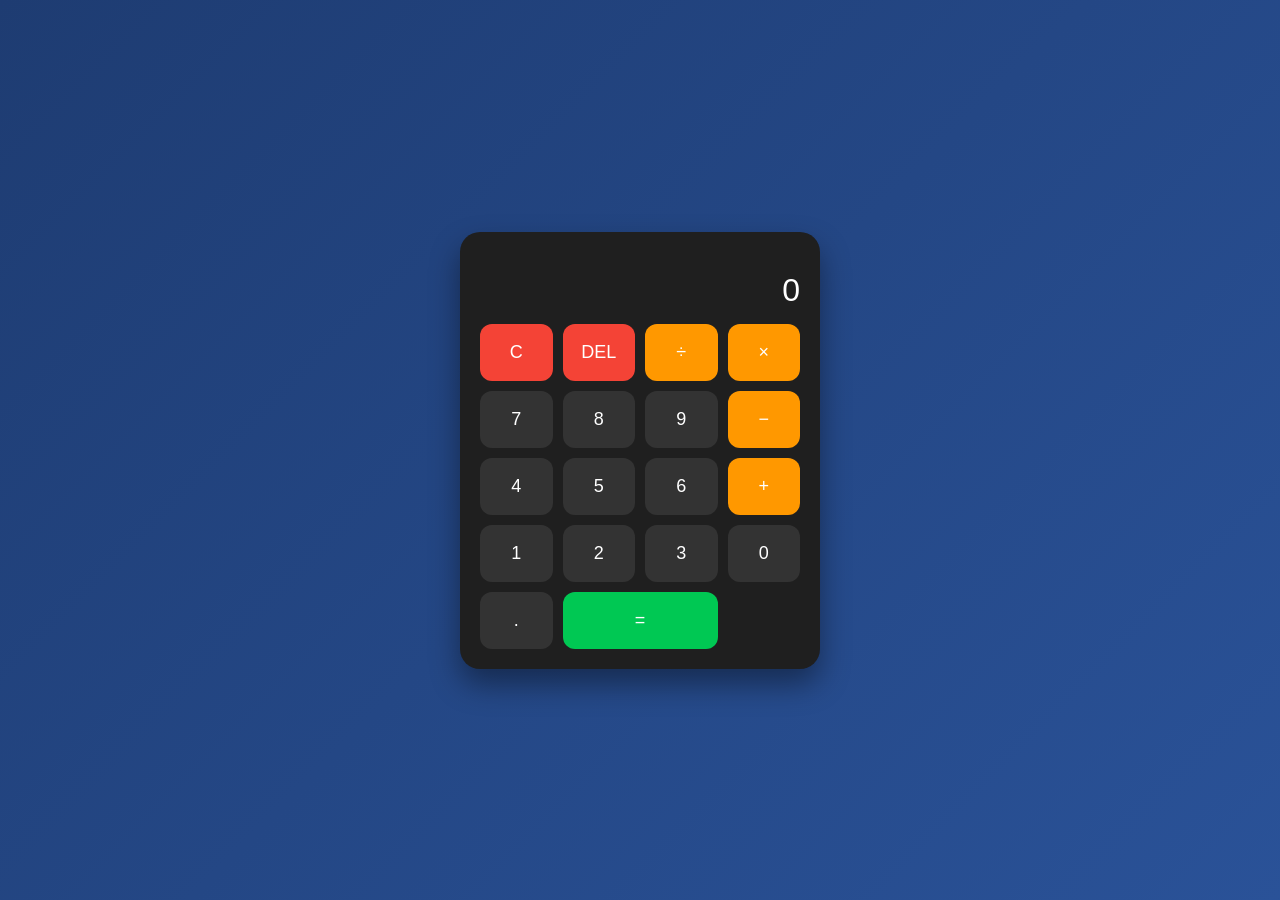
<file: CodeAlpha_calculator/index.html>
<!DOCTYPE html>
<html lang="en">
<head>
    <meta charset="UTF-8">
    <title>Professional Calculator</title>
    <meta name="viewport" content="width=device-width, initial-scale=1.0">
    <link rel="stylesheet" href="style.css">
</head>
<body>

<div class="calculator">
    <div id="previous" class="previous"></div>
    <div id="current" class="current">0</div>

    <div class="buttons">
        <button class="clear">C</button>
        <button class="delete">DEL</button>
        <button class="operator">÷</button>
        <button class="operator">×</button>

        <button class="number">7</button>
        <button class="number">8</button>
        <button class="number">9</button>
        <button class="operator">−</button>

        <button class="number">4</button>
        <button class="number">5</button>
        <button class="number">6</button>
        <button class="operator">+</button>

        <button class="number">1</button>
        <button class="number">2</button>
        <button class="number">3</button>

        <button class="number">0</button>
        <button class="number">.</button>
        <button class="equal">=</button>
    </div>
</div>

<script src="script.js"></script>
</body>
</html>
</file>
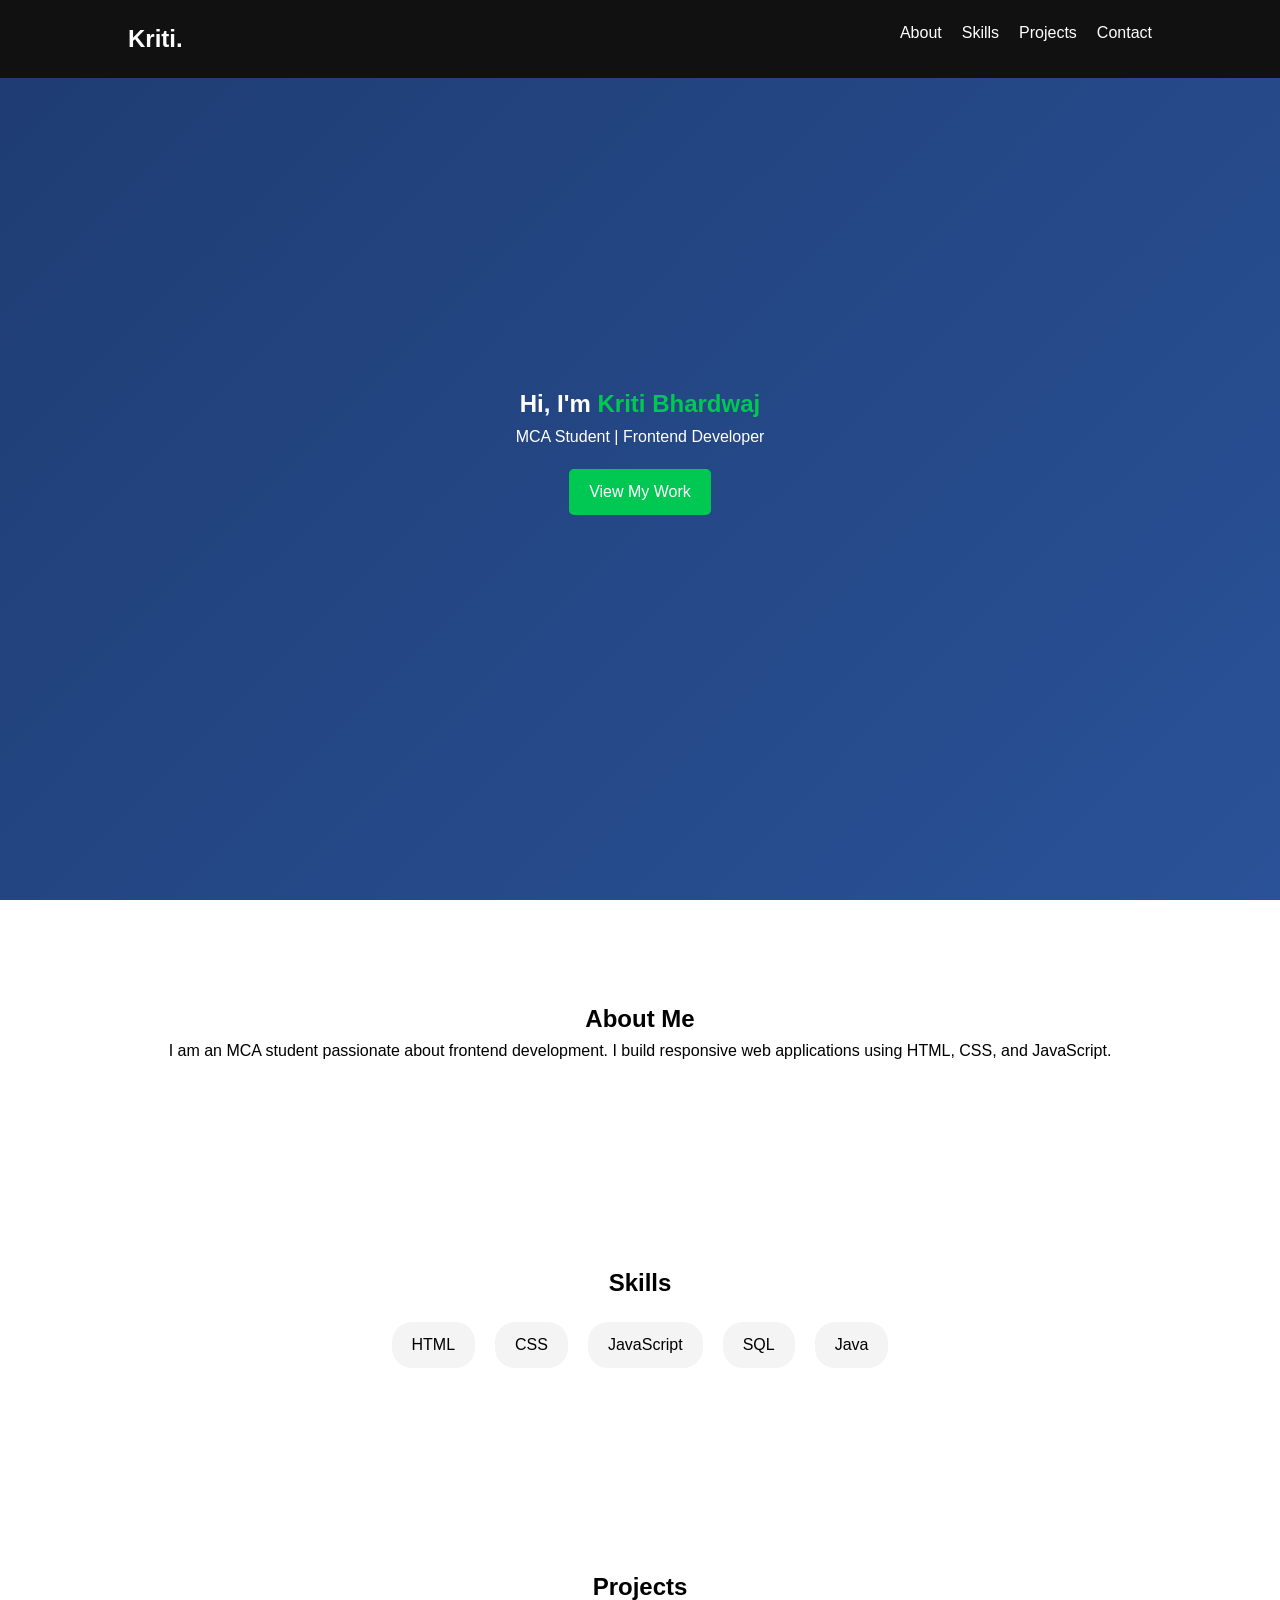
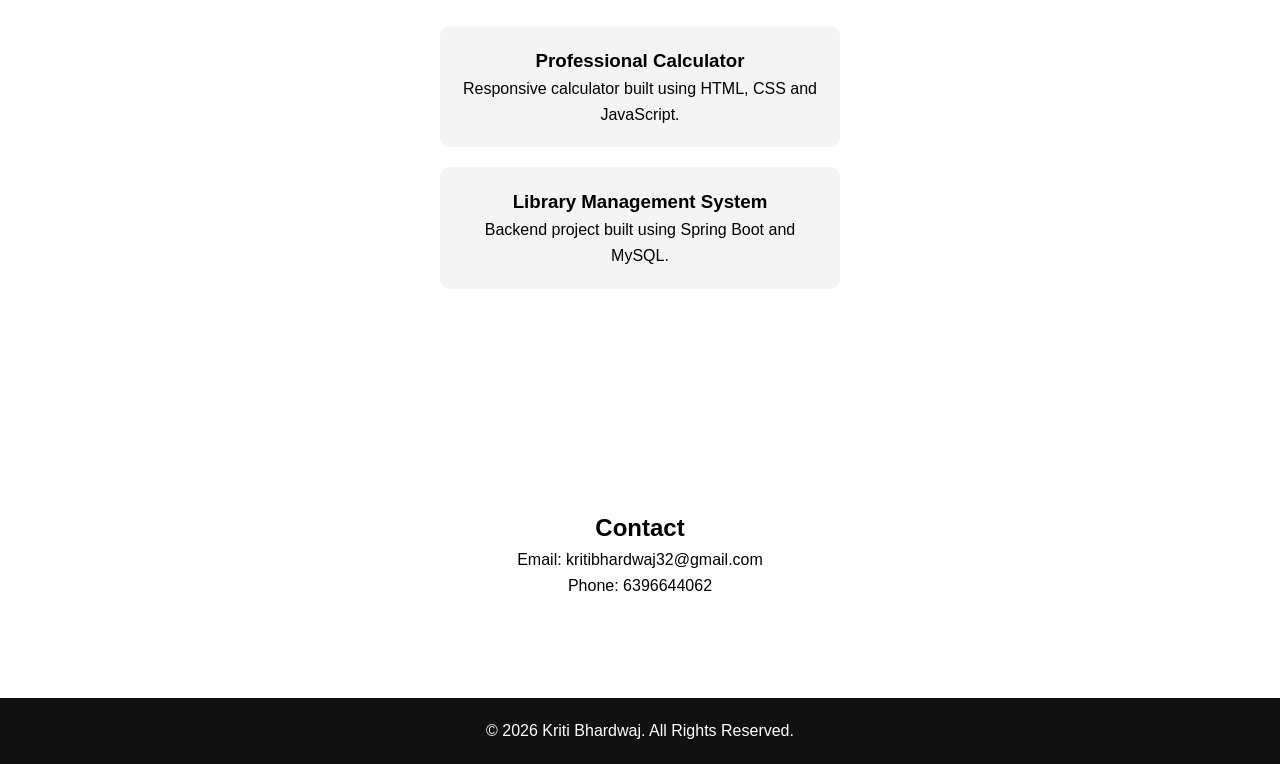
<file: CodeAlpha_portfoliopage/index.html>
<!DOCTYPE html>
<html lang="en">
<head>
<meta charset="UTF-8">
<meta name="viewport" content="width=device-width, initial-scale=1.0">
<title>Kriti Bhardwaj | Portfolio</title>
<link rel="stylesheet" href="style.css">
</head>
<body>

<!-- Navbar -->
<nav>
    <h2 class="logo">Kriti.</h2>
    <ul>
        <li><a href="#about">About</a></li>
        <li><a href="#skills">Skills</a></li>
        <li><a href="#projects">Projects</a></li>
        <li><a href="#contact">Contact</a></li>
    </ul>
</nav>

<!-- Hero Section -->
<section class="hero">
    <h1>Hi, I'm <span>Kriti Bhardwaj</span></h1>
    <p>MCA Student | Frontend Developer</p>
    <a href="#projects" class="btn">View My Work</a>
</section>

<!-- About -->
<section id="about" class="section">
    <h2>About Me</h2>
    <p>
        I am an MCA student passionate about frontend development.
        I build responsive web applications using HTML, CSS, and JavaScript.
    </p>
</section>

<!-- Skills -->
<section id="skills" class="section">
    <h2>Skills</h2>
    <div class="skill-box">
        <div>HTML</div>
        <div>CSS</div>
        <div>JavaScript</div>
        <div>SQL</div>
        <div>Java</div>
    </div>
</section>

<!-- Projects -->
<section id="projects" class="section">
    <h2>Projects</h2>

    <div class="project-card">
        <h3>Professional Calculator</h3>
        <p>Responsive calculator built using HTML, CSS and JavaScript.</p>
    </div>

    <div class="project-card">
        <h3>Library Management System</h3>
        <p>Backend project built using Spring Boot and MySQL.</p>
    </div>
</section>

<!-- Contact -->
<section id="contact" class="section">
    <h2>Contact</h2>
    <p>Email: kritibhardwaj32@gmail.com</p>
    <p>Phone: 6396644062</p>
</section>

<footer>
    <p>© 2026 Kriti Bhardwaj. All Rights Reserved.</p>
</footer>

<script src="script.js"></script>
</body>
</html>
</file>
<file: CodeAlpha_calculator/style.css>
body {
    margin: 0;
    font-family: Arial, sans-serif;
    background: linear-gradient(135deg, #1e3c72, #2a5298);
    display: flex;
    justify-content: center;
    align-items: center;
    height: 100vh;
}

.calculator {
    background: #1f1f1f;
    padding: 20px;
    border-radius: 20px;
    width: 320px;
    box-shadow: 0 15px 30px rgba(0,0,0,0.4);
}

.previous {
    color: #aaa;
    text-align: right;
    min-height: 20px;
    font-size: 14px;
}

.current {
    color: #fff;
    text-align: right;
    font-size: 32px;
    margin-bottom: 15px;
    word-wrap: break-word;
}

.buttons {
    display: grid;
    grid-template-columns: repeat(4, 1fr);
    gap: 10px;
}

button {
    padding: 18px;
    font-size: 18px;
    border: none;
    border-radius: 12px;
    cursor: pointer;
    transition: 0.2s;
}

button:hover {
    transform: scale(1.05);
}

.number {
    background: #333;
    color: white;
}

.operator {
    background: #ff9800;
    color: white;
}

.equal {
    background: #00c853;
    color: white;
    grid-column: span 2;
}

.clear, .delete {
    background: #f44336;
    color: white;
}

@media (max-width: 400px) {
    .calculator {
        width: 95%;
    }
}
</file>
<file: CodeAlpha_portfoliopage/style.css>
* {
    margin: 0;
    padding: 0;
    box-sizing: border-box;
    scroll-behavior: smooth;
}

body {
    font-family: Arial, sans-serif;
    line-height: 1.6;
}

nav {
    display: flex;
    justify-content: space-between;
    padding: 20px 10%;
    background: #111;
    color: white;
    position: fixed;
    width: 100%;
}

nav ul {
    display: flex;
    list-style: none;
}

nav ul li {
    margin-left: 20px;
}

nav ul li a {
    color: white;
    text-decoration: none;
    transition: 0.3s;
}

nav ul li a:hover {
    color: #00c853;
}

.hero {
    height: 100vh;
    background: linear-gradient(135deg, #1e3c72, #2a5298);
    display: flex;
    flex-direction: column;
    justify-content: center;
    align-items: center;
    color: white;
    text-align: center;
}

.hero span {
    color: #00c853;
}

.btn {
    margin-top: 20px;
    padding: 10px 20px;
    background: #00c853;
    color: white;
    text-decoration: none;
    border-radius: 5px;
    transition: 0.3s;
}

.btn:hover {
    background: #009624;
}

.section {
    padding: 100px 10%;
    text-align: center;
}

.skill-box {
    display: flex;
    justify-content: center;
    gap: 20px;
    flex-wrap: wrap;
    margin-top: 20px;
}

.skill-box div {
    padding: 10px 20px;
    background: #f4f4f4;
    border-radius: 20px;
    transition: 0.3s;
}

.skill-box div:hover {
    background: #00c853;
    color: white;
}

.project-card {
    background: #f4f4f4;
    padding: 20px;
    margin: 20px auto;
    max-width: 400px;
    border-radius: 10px;
    transition: 0.3s;
}

.project-card:hover {
    transform: scale(1.05);
}

footer {
    background: #111;
    color: white;
    padding: 20px;
    text-align: center;
}

/* Responsive */
@media(max-width:768px){
    nav {
        flex-direction: column;
        align-items: center;
    }

    .skill-box {
        flex-direction: column;
    }
}
</file>
